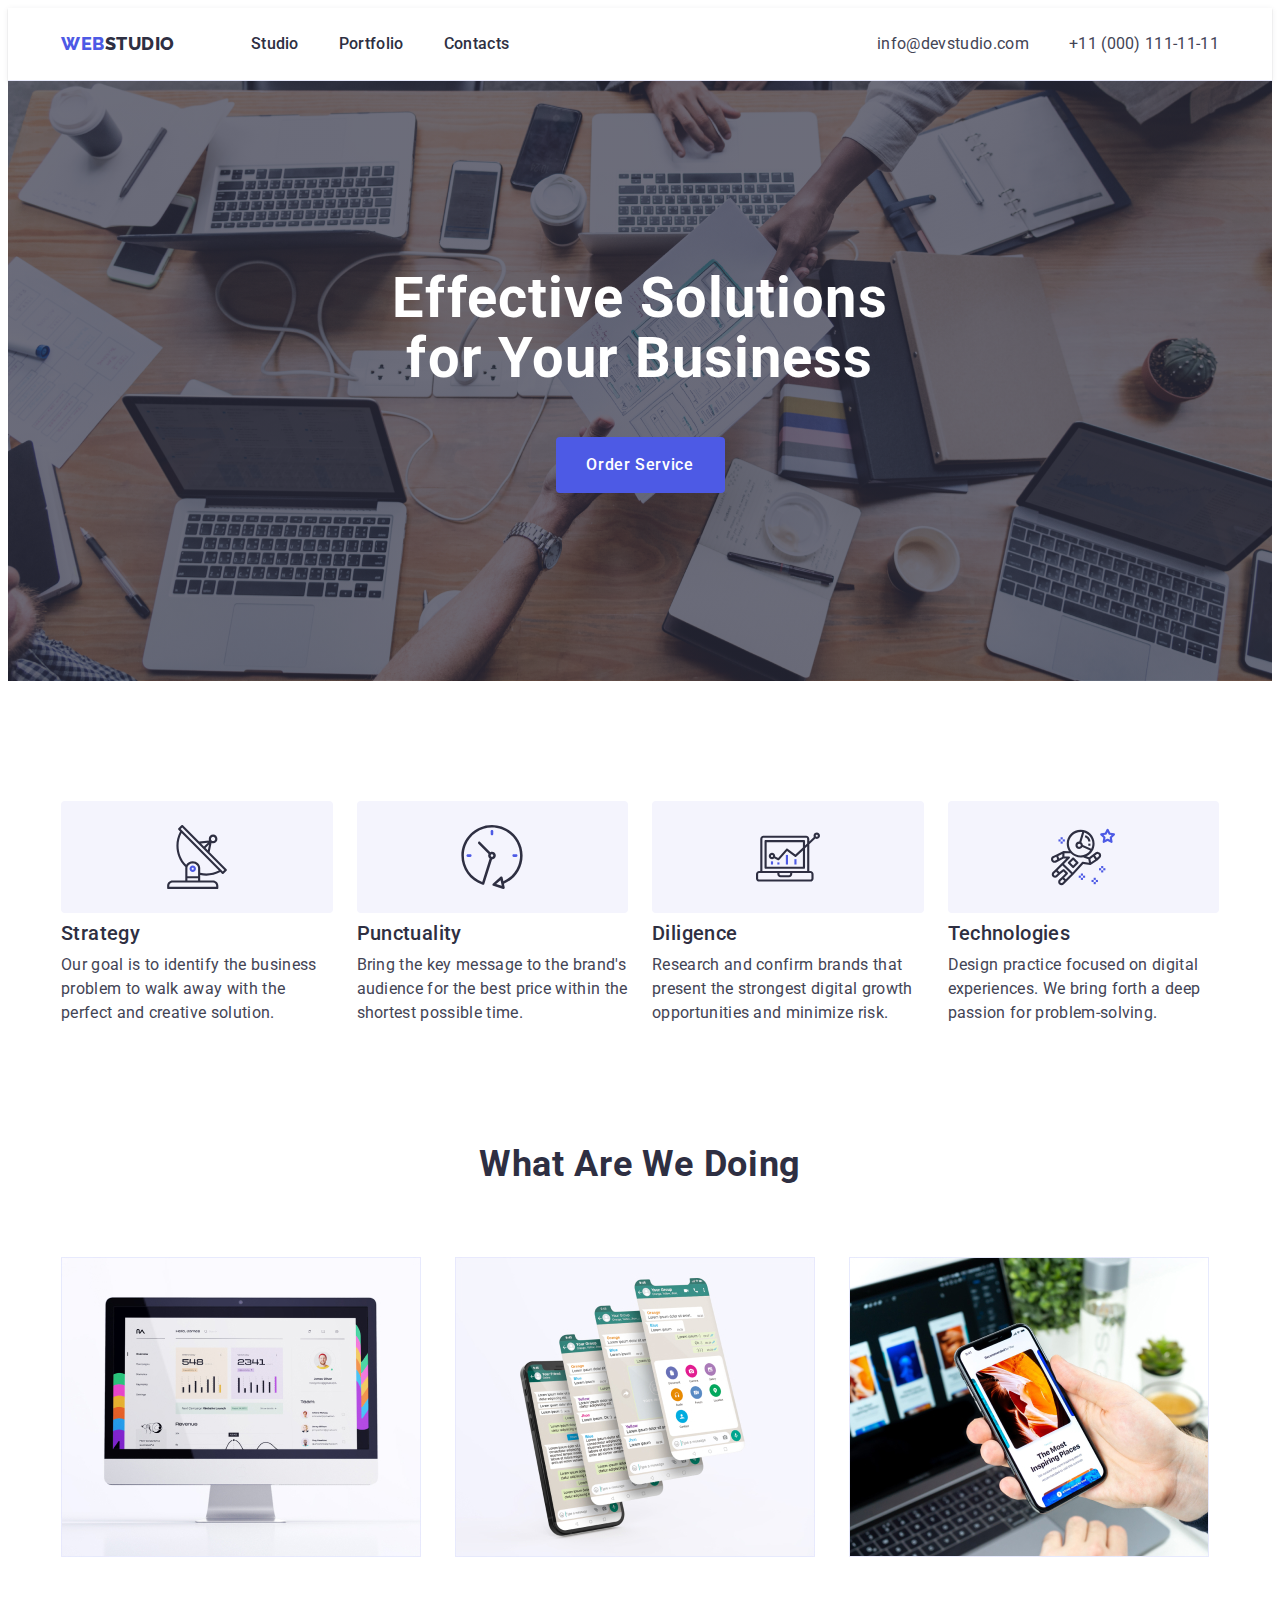
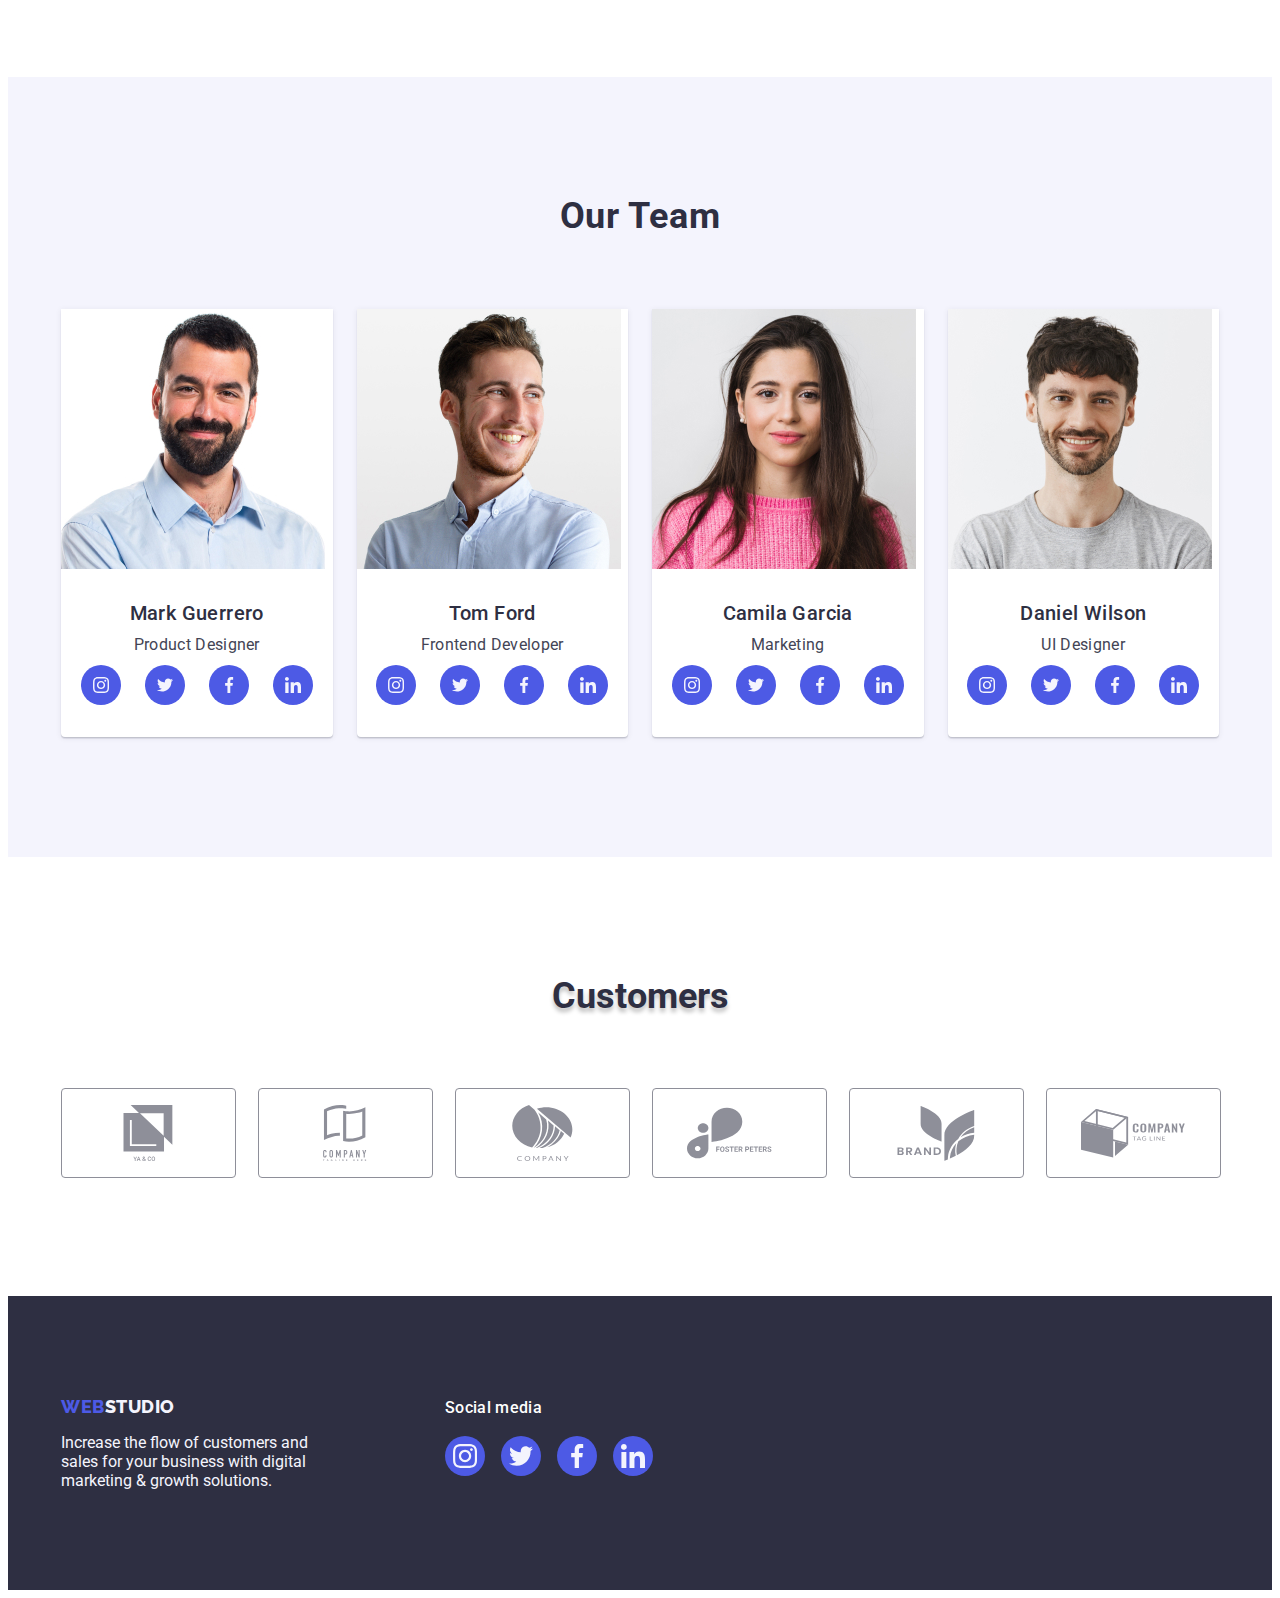
<file: index.html>
<!DOCTYPE html>
<html lang="en">
  <head>
    <meta charset="UTF-8" />
    <meta http-equiv="X-UA-Compatible" content="IE=edge" />
    <meta name="viewport" content="width=device-width, initial-scale=1.0" />

    <link rel="preconnect" href="https://fonts.googleapis.com" />
    <link rel="preconnect" href="https://fonts.gstatic.com" crossorigin />
    <link
      href="https://fonts.googleapis.com/css2?family=Raleway:wght@800&family=Roboto:wght@400;500;700&display=swap"
      rel="stylesheet"
    />

    <title>Document</title>
    <link
      rel="stylesheet"
      href="https://cdnjs.cloudflare.com/ajax/libs/modern-normalize/1.1.0/modern-normalize.min.css"
      integrity="sha512-wpPYUAdjBVSE4KJnH1VR1HeZfpl1ub8YT/NKx4PuQ5NmX2tKuGu6U/JRp5y+Y8XG2tV+wKQpNHVUX03MfMFn9Q=="
      crossorigin="anonymous"
      referrerpolicy="no-referrer"
    />
    <link rel="stylesheet" href="./css/styles.css" />
  </head>
  <body>
    <header class="header">
      <!-- main navigation -->
      <div class="header-page container">
        <nav class="nav list">
          <a href="./index.html" class="logo link">Web<span class="logo-part">Studio</span></a>
          <ul class="nav-links list">
            <li><a class="nav-item link" href="./index.html">Studio</a></li>
            <li>
              <a class="nav-item link" href="./portfolio.html">Portfolio</a>
            </li>
            <li><a class="nav-item link" href="">Contacts</a></li>
          </ul>
        </nav>
        <!-- Contacts -->
        <address class="address">
          <ul class="nav-links list">
            <li>
              <a class="adress-item link" href="mailto:info@devstudio.com">info@devstudio.com</a>
            </li>
            <li>
              <a class="adress-item link" href="tel:+110001111111">+11 (000) 111-11-11</a>
            </li>
          </ul>
        </address>
      </div>
    </header>
    <!-- main content -->
    <main>
      <!-- title -->
      <section class="hero">
        <div class="container">
          <h1 class="hero-title">Effective Solutions for Your Business</h1>
          <button class="button-title" type="button">Order Service</button>
        </div>
      </section>

      <!-- solutions -->
      <section class="work-box-solutions">
        <div class="container">
          <h2 class="section-title" hidden>Sect</h2>
          <ul class="work list">
            <li class="work-list-item">
              <div class="icons">
                <svg width="64" height="64">
                  <use href="./images/icons.svg#icon-strategy"></use>
                </svg>
              </div>
              <h3 class="work-item">Strategy</h3>
              <p class="work-text">
                Our goal is to identify the business problem to walk away with the perfect and
                creative solution.
              </p>
            </li>
            <li class="work-list-item">
              <div class="icons">
                <svg width="64" height="64">
                  <use href="./images/icons.svg#icon-punctuality"></use>
                </svg>
              </div>
              <h3 class="work-item">Punctuality</h3>
              <p class="work-text">
                Bring the key message to the brand's audience for the best price within the shortest
                possible time.
              </p>
            </li>
            <li class="work-list-item">
              <div class="icons">
                <svg width="64" height="64">
                  <use href="./images/icons.svg#icon-diligence"></use>
                </svg>
              </div>
              <h3 class="work-item">Diligence</h3>
              <p class="work-text">
                Research and confirm brands that present the strongest digital growth opportunities
                and minimize risk.
              </p>
            </li>
            <li class="work-list-item">
              <div class="icons">
                <svg width="64" height="64">
                  <use href="./images/icons.svg#icon-technologies"></use>
                </svg>
              </div>
              <h3 class="work-item">Technologies</h3>
              <p class="work-text">
                Design practice focused on digital experiences. We bring forth a deep passion for
                problem-solving.
              </p>
            </li>
          </ul>
        </div>
      </section>
      <!-- examples -->
      <section class="work-box">
        <div class="container">
          <h2 class="work-expl">What are we doing</h2>
          <ul class="work list">
            <li class="img-box">
              <img src="./images/img1.jpg" alt="PC version" width="360" />
            </li>
            <li class="img-box">
              <img src="./images/img2.jpg" alt="Mobile version" width="360" />
            </li>
            <li class="img-box">
              <img src="./images/img3.jpg" alt="Both version" width="360" />
            </li>
          </ul>
        </div>
      </section>
      <!-- team -->
      <section class="team-section">
        <div class="container">
          <h2 class="team">Our Team</h2>
          <ul class="work list">
            <li class="team-cards">
              <img src="./images/team1.jpg" alt="Product Designer" width="264" />
              <div class="card-box">
                <h3 class="team-name">Mark Guerrero</h3>
                <p class="job-title">Product Designer</p>
                <ul class="social-icon-list">
                  <li class="social-icon-item">
                    <a class="social-icon-link" href="#">
                      <svg class="social-icon-link-item" width="16" height="16">
                        <use href="./images/icons.svg#icon-instagram"></use>
                      </svg>
                    </a>
                  </li>
                  <li class="social-icon-item">
                    <a class="social-icon-link" href="#">
                      <svg class="social-icon-link-item" width="16" height="16">
                        <use href="./images/icons.svg#icon-twitter"></use>
                      </svg>
                    </a>
                  </li>
                  <li class="social-icon-item">
                    <a class="social-icon-link" href="#">
                      <svg class="social-icon-link-item" width="16" height="16">
                        <use href="./images/icons.svg#icon-facebook"></use>
                      </svg>
                    </a>
                  </li>
                  <li class="social-icon-item">
                    <a class="social-icon-link" href="#">
                      <svg class="social-icon-link-item" width="16" height="16">
                        <use href="./images/icons.svg#icon-linkedin"></use>
                      </svg>
                    </a>
                  </li>
                </ul>
              </div>
            </li>
            <li class="team-cards">
              <img src="./images/team2.jpg" alt="Frontend Developer" width="264" />
              <div class="card-box">
                <h3 class="team-name">Tom Ford</h3>
                <p class="job-title">Frontend Developer</p>
                <ul class="social-icon-list">
                  <li class="social-icon-item">
                    <a class="social-icon-link" href="#">
                      <svg class="social-icon-link-item" width="16" height="16">
                        <use href="./images/icons.svg#icon-instagram"></use>
                      </svg>
                    </a>
                  </li>
                  <li class="social-icon-item">
                    <a class="social-icon-link" href="#">
                      <svg class="social-icon-link-item" width="16" height="16">
                        <use href="./images/icons.svg#icon-twitter"></use>
                      </svg>
                    </a>
                  </li>
                  <li class="social-icon-item">
                    <a class="social-icon-link" href="#">
                      <svg class="social-icon-link-item" width="16" height="16">
                        <use href="./images/icons.svg#icon-facebook"></use>
                      </svg>
                    </a>
                  </li>
                  <li class="social-icon-item">
                    <a class="social-icon-link" href="#">
                      <svg class="social-icon-link-item" width="16" height="16">
                        <use href="./images/icons.svg#icon-linkedin"></use>
                      </svg>
                    </a>
                  </li>
                </ul>
              </div>
            </li>
            <li class="team-cards">
              <img src="./images/team3.jpg" alt="Marketing" width="264" />
              <div class="card-box">
                <h3 class="team-name">Camila Garcia</h3>
                <p class="job-title">Marketing</p>
                <ul class="social-icon-list">
                  <li class="social-icon-item">
                    <a class="social-icon-link" href="#">
                      <svg class="social-icon-link-item" width="16" height="16">
                        <use href="./images/icons.svg#icon-instagram"></use>
                      </svg>
                    </a>
                  </li>
                  <li class="social-icon-item">
                    <a class="social-icon-link" href="#">
                      <svg class="social-icon-link-item" width="16" height="16">
                        <use href="./images/icons.svg#icon-twitter"></use>
                      </svg>
                    </a>
                  </li>
                  <li class="social-icon-item">
                    <a class="social-icon-link" href="#">
                      <svg class="social-icon-link-item" width="16" height="16">
                        <use href="./images/icons.svg#icon-facebook"></use>
                      </svg>
                    </a>
                  </li>
                  <li class="social-icon-item">
                    <a class="social-icon-link" href="#">
                      <svg class="social-icon-link-item" width="16" height="16">
                        <use href="./images/icons.svg#icon-linkedin"></use>
                      </svg>
                    </a>
                  </li>
                </ul>
              </div>
            </li>
            <li class="team-cards">
              <img src="./images/team4.jpg" alt="UI Designer" width="264" />
              <div class="card-box">
                <h3 class="team-name">Daniel Wilson</h3>
                <p class="job-title">UI Designer</p>
                <ul class="social-icon-list">
                  <li class="social-icon-item">
                    <a class="social-icon-link" href="#">
                      <svg class="social-icon-link-item" width="16" height="16">
                        <use href="./images/icons.svg#icon-instagram"></use>
                      </svg>
                    </a>
                  </li>
                  <li class="social-icon-item">
                    <a class="social-icon-link" href="#">
                      <svg class="social-icon-link-item" width="16" height="16">
                        <use href="./images/icons.svg#icon-twitter"></use>
                      </svg>
                    </a>
                  </li>
                  <li class="social-icon-item">
                    <a class="social-icon-link" href="#">
                      <svg class="social-icon-link-item" width="16" height="16">
                        <use href="./images/icons.svg#icon-facebook"></use>
                      </svg>
                    </a>
                  </li>
                  <li class="social-icon-item">
                    <a class="social-icon-link" href="#">
                      <svg class="social-icon-link-item" width="16" height="16">
                        <use href="./images/icons.svg#icon-linkedin"></use>
                      </svg>
                    </a>
                  </li>
                </ul>
              </div>
            </li>
          </ul>
        </div>
      </section>

      <!-- Customers -->

      <section class="costumers">
        <div class="container">
          <h2 class="costumers-title">Customers</h2>
          <ul class="costumers-list">
            <li class="costumers-list-item">
              <a class="costumers-list-link" href="#">
                <svg class="costumer-icon" width="104" height="56">
                  <use href="./images/icons.svg#icon-company1"></use>
                </svg>
              </a>
            </li>
            <li class="costumers-list-item">
              <a class="costumers-list-link" href="#">
                <svg class="costumer-icon" width="104" height="56">
                  <use href="./images/icons.svg#icon-company2"></use>
                </svg>
              </a>
            </li>
            <li class="costumers-list-item">
              <a class="costumers-list-link" href="#">
                <svg class="costumer-icon" width="104" height="56">
                  <use href="./images/icons.svg#icon-company3"></use>
                </svg>
              </a>
            </li>
            <li class="costumers-list-item">
              <a class="costumers-list-link" href="#">
                <svg class="costumer-icon" width="104" height="56">
                  <use href="./images/icons.svg#icon-company4"></use>
                </svg>
              </a>
            </li>
            <li class="costumers-list-item">
              <a class="costumers-list-link" href="#">
                <svg class="costumer-icon" width="104" height="56">
                  <use href="./images/icons.svg#icon-company5"></use>
                </svg>
              </a>
            </li>
            <li class="costumers-list-item">
              <a class="costumers-list-link" href="#">
                <svg class="costumer-icon" width="104" height="56">
                  <use href="./images/icons.svg#icon-company6"></use>
                </svg>
              </a>
            </li>
          </ul>
        </div>
      </section>
    </main>
    <!-- Footer -->
    <footer class="footer">
      <div class="footer-space container">
        <div class="footer-logo-p">
          <a class="logo-footer link" href="./index.html">Web<span class="logo-p">Studio</span></a>
          <p class="footer-text">
            Increase the flow of customers and sales for your business with digital marketing &
            growth solutions.
          </p>
        </div>
        <div>
          <p class="social-media-title">Social media</p>
          <ul class="social-media-list">
            <li class="social-icon-item">
              <a class="social-icon-link-footer" href="#">
                <svg class="social-icon-link-item" width="24" height="24">
                  <use href="./images/icons.svg#icon-instagram"></use>
                </svg>
              </a>
            </li>
            <li class="social-icon-item">
              <a class="social-icon-link-footer" href="#">
                <svg class="social-icon-link-item" width="24" height="24">
                  <use href="./images/icons.svg#icon-twitter"></use>
                </svg>
              </a>
            </li>
            <li class="social-icon-item">
              <a class="social-icon-link-footer" href="#">
                <svg class="social-icon-link-item" width="24" height="24">
                  <use href="./images/icons.svg#icon-facebook"></use>
                </svg>
              </a>
            </li>
            <li class="social-icon-item">
              <a class="social-icon-link-footer" href="#">
                <svg class="social-icon-link-item" width="24" height="24">
                  <use href="./images/icons.svg#icon-linkedin"></use>
                </svg>
              </a>
            </li>
          </ul>
        </div>
      </div>
    </footer>
  </body>
</html>
</file>
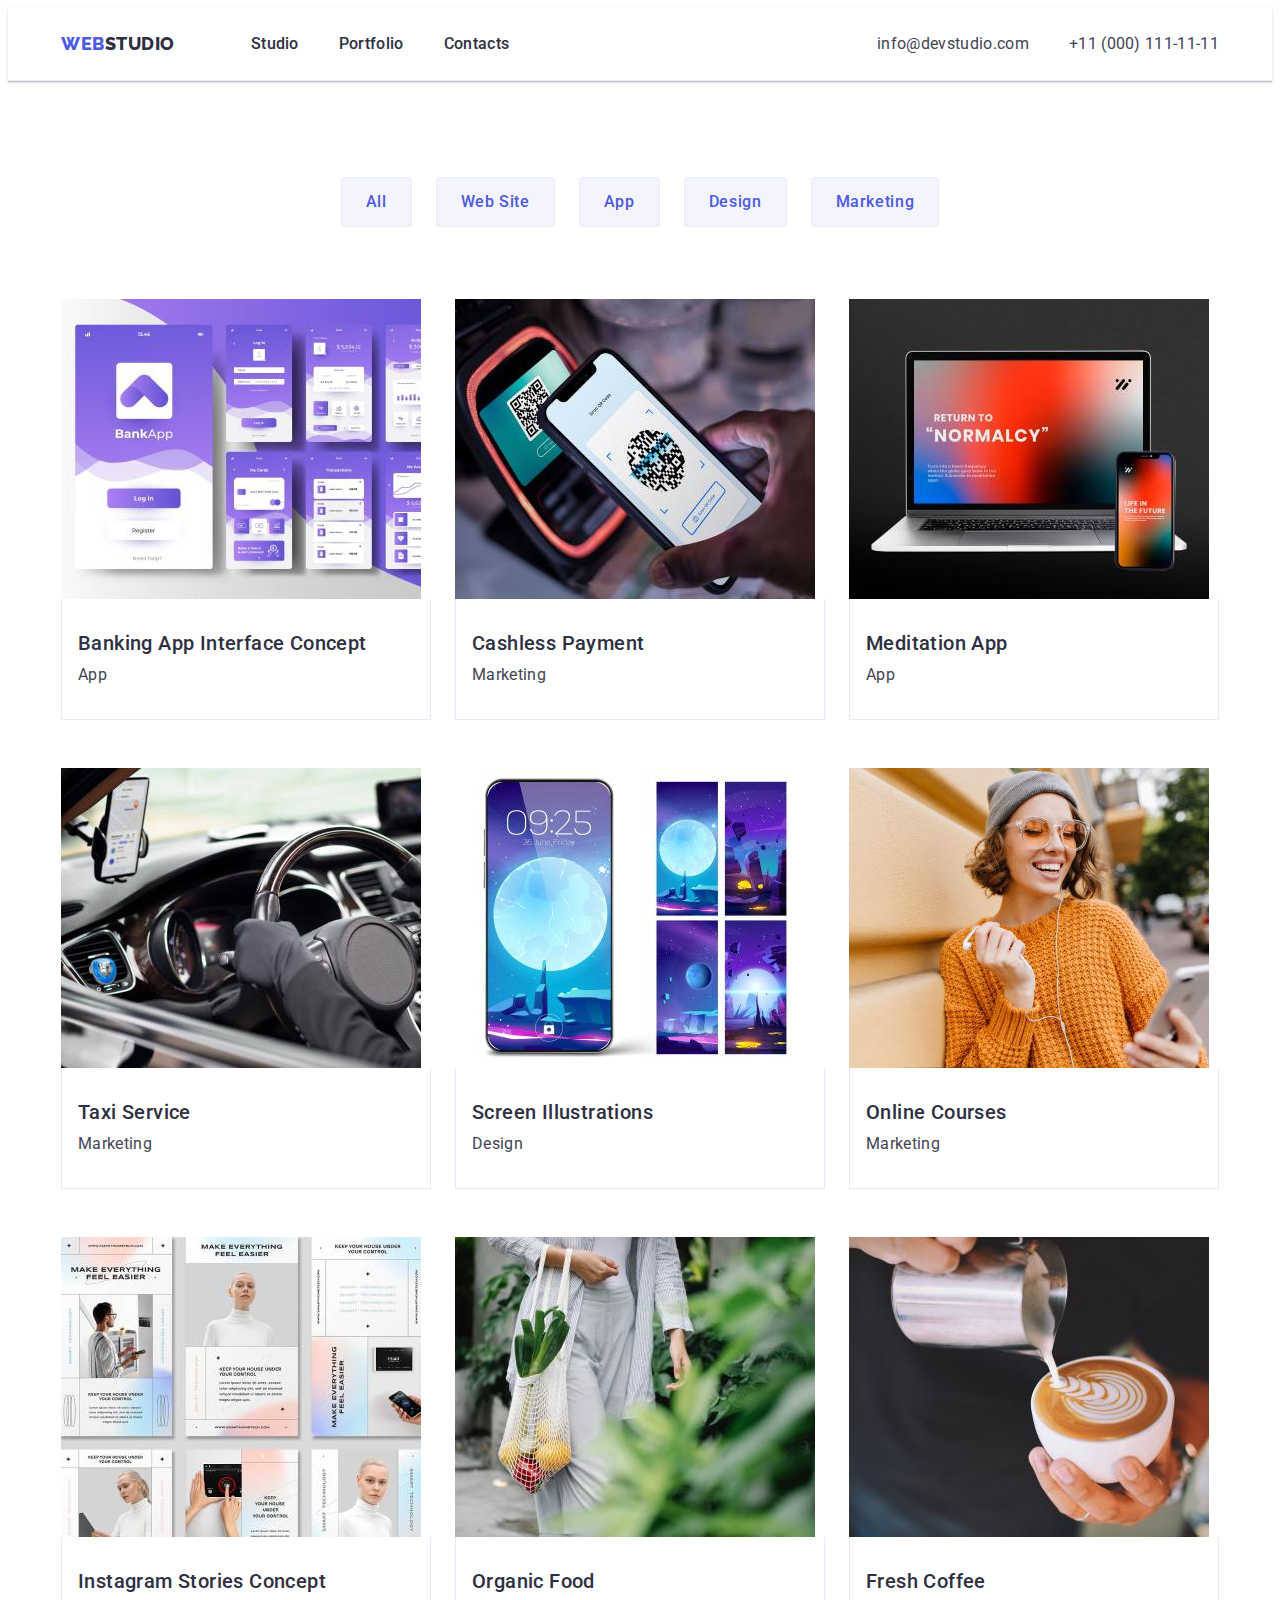
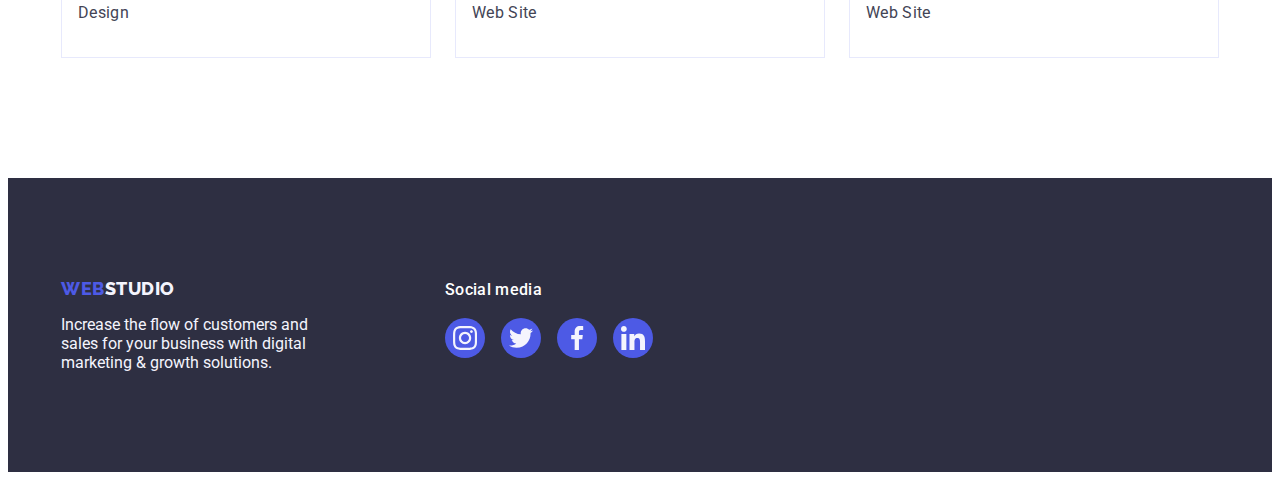
<file: portfolio.html>
<!DOCTYPE html>
<html lang="en">
  <head>
    <meta charset="UTF-8" />
    <meta http-equiv="X-UA-Compatible" content="IE=edge" />
    <meta name="viewport" content="width=device-width, initial-scale=1.0" />

    <link rel="preconnect" href="https://fonts.googleapis.com" />
    <link rel="preconnect" href="https://fonts.gstatic.com" crossorigin />
    <link
      href="https://fonts.googleapis.com/css2?family=Raleway:wght@800&family=Roboto:wght@400;500;700&display=swap"
      rel="stylesheet"
    />

    <title>Document</title>
    <link
      rel="stylesheet"
      href="https://cdnjs.cloudflare.com/ajax/libs/modern-normalize/1.1.0/modern-normalize.min.css"
      integrity="sha512-wpPYUAdjBVSE4KJnH1VR1HeZfpl1ub8YT/NKx4PuQ5NmX2tKuGu6U/JRp5y+Y8XG2tV+wKQpNHVUX03MfMFn9Q=="
      crossorigin="anonymous"
      referrerpolicy="no-referrer"
    />
    <link rel="stylesheet" href="./css/styles.css" />
  </head>
  <body>
    <header class="header">
      <!-- maine navigation -->
      <div class="header-page container">
        <nav class="nav list">
          <a href="./index.html" class="logo link">Web<span class="logo-part">Studio</span></a>
          <ul class="nav-links list">
            <li><a class="nav-item link" href="./index.html">Studio</a></li>
            <li>
              <a class="nav-item link" href="./portfolio.html">Portfolio</a>
            </li>
            <li><a class="nav-item link" href="">Contacts</a></li>
          </ul>
        </nav>

        <!-- Contacts -->
        <address class="address">
          <ul class="nav-links list">
            <li>
              <a class="adress-item link" href="mailto:info@devstudio.com">info@devstudio.com</a>
            </li>
            <li>
              <a class="adress-item link" href="tel:+110001111111">+11 (000) 111-11-11</a>
            </li>
          </ul>
        </address>
      </div>
    </header>
    <!-- maine content -->
    <main>
      <section class="exples-box">
        <div class="container">
          <h1 hidden>Examples</h1>
          <ul class="buttons-list list">
            <li><button class="buttons" type="button">All</button></li>
            <li><button class="buttons" type="button">Web Site</button></li>
            <li><button class="buttons" type="button">App</button></li>
            <li><button class="buttons" type="button">Design</button></li>
            <li><button class="buttons" type="button">Marketing</button></li>
          </ul>

          <!-- work examples -->
          <ul class="block-list list">
            <li class="block-exples">
              <a class="block link" href="">
                <img src="./images/banking.jpg" alt="Banking App" />
                <div class="blocks-box">
                  <h2 class="img-title">Banking App Interface Concept</h2>
                  <p class="job-name">App</p>
                </div>
              </a>
            </li>

            <li class="block-exples">
              <a class="block link" href="">
                <img src="./images/cashless.jpg" alt="Cashless Payment" />
                <div class="blocks-box">
                  <h2 class="img-title">Cashless Payment</h2>
                  <p class="job-name">Marketing</p>
                </div>
              </a>
            </li>

            <li class="block-exples">
              <a class="block link" href="">
                <img src="./images/meditation.jpg" alt="Meditation App" />
                <div class="blocks-box">
                  <h2 class="img-title">Meditation App</h2>
                  <p class="job-name">App</p>
                </div>
              </a>
            </li>

            <li class="block-exples">
              <a class="block link" href="">
                <img src="./images/taxi.jpg" alt="Taxi Service" />
                <div class="blocks-box">
                  <h2 class="img-title">Taxi Service</h2>
                  <p class="job-name">Marketing</p>
                </div>
              </a>
            </li>

            <li class="block-exples">
              <a class="block link" href="">
                <img src="./images/screen.jpg" alt="Screen Illustrations" />
                <div class="blocks-box">
                  <h2 class="img-title">Screen Illustrations</h2>
                  <p class="job-name">Design</p>
                </div>
              </a>
            </li>

            <li class="block-exples">
              <a class="block link" href="">
                <img src="./images/online.jpg" alt="Online Courses" />
                <div class="blocks-box">
                  <h2 class="img-title">Online Courses</h2>
                  <p class="job-name">Marketing</p>
                </div>
              </a>
            </li>

            <li class="block-exples">
              <a class="block link" href="">
                <img src="./images/instagram.jpg" alt="Instagram Stories Concept" />
                <div class="blocks-box">
                  <h2 class="img-title">Instagram Stories Concept</h2>
                  <p class="job-name">Design</p>
                </div>
              </a>
            </li>

            <li class="block-exples">
              <a class="block link" href="">
                <img src="./images/organic.jpg" alt="Organic Food" />
                <div class="blocks-box">
                  <h2 class="img-title">Organic Food</h2>
                  <p class="job-name">Web Site</p>
                </div>
              </a>
            </li>

            <li class="block-exples">
              <a class="block link" href="">
                <img src="./images/coffee.jpg" alt="Fresh Coffee" />
                <div class="blocks-box">
                  <h2 class="img-title">Fresh Coffee</h2>
                  <p class="job-name">Web Site</p>
                </div>
              </a>
            </li>
          </ul>
        </div>
      </section>
    </main>

    <!-- Footer -->
    <footer class="footer">
      <div class="footer-space container">
        <div class="footer-logo-p">
          <a class="logo-footer link" href="./index.html">Web<span class="logo-p">Studio</span></a>
          <p class="footer-text">
            Increase the flow of customers and sales for your business with digital marketing &
            growth solutions.
          </p>
        </div>
        <div>
          <p class="social-media-title">Social media</p>
          <ul class="social-media-list">
            <li class="social-icon-item">
              <a class="social-icon-link-footer" href="#">
                <svg class="social-icon-link-item" width="24" height="24">
                  <use href="./images/icons.svg#icon-instagram"></use>
                </svg>
              </a>
            </li>
            <li class="social-icon-item">
              <a class="social-icon-link-footer" href="#">
                <svg class="social-icon-link-item" width="24" height="24">
                  <use href="./images/icons.svg#icon-twitter"></use>
                </svg>
              </a>
            </li>
            <li class="social-icon-item">
              <a class="social-icon-link-footer" href="#">
                <svg class="social-icon-link-item" width="24" height="24">
                  <use href="./images/icons.svg#icon-facebook"></use>
                </svg>
              </a>
            </li>
            <li class="social-icon-item">
              <a class="social-icon-link-footer" href="#">
                <svg class="social-icon-link-item" width="24" height="24">
                  <use href="./images/icons.svg#icon-linkedin"></use>
                </svg>
              </a>
            </li>
          </ul>
        </div>
      </div>
    </footer>
  </body>
</html>
</file>
<file: css/styles.css>
:root {
  --pramery-text-color: #434455;
  --secondary-text-color: #2e2f42;
  --accent-text-color: #ffffff;
  --secondary-accent-text-color: #4d5ae5;
  --icon-text-color: #8e8f99;
}

h1,
h2,
h3,
h4,
p {
  margin-top: 0;
  margin-bottom: 0;
}

ul,
ol {
  margin: 0;
  padding: 0;
}

button {
  cursor: pointer;
}

img {
  display: block;
}

body {
  font-family: 'Roboto', sans-serif;
  color: #434455;
  background-color: #ffffff;
}
.header {
  box-shadow: 0px 2px 1px rgba(46, 47, 66, 0.08), 0px 1px 1px rgba(46, 47, 66, 0.16),
    0px 1px 6px rgba(46, 47, 66, 0.08);
  border-bottom: 1px solid #e7e9fc;
}
.header-page {
  display: flex;
}
.container {
  width: 1158px;
  margin: 0 auto;
  padding: 0 15px;
}
.logo {
  display: inline-block;
  margin-right: 76px;
  font-family: 'Raleway', sans-serif;
  font-weight: 800;
  font-size: 18px;
  line-height: 1.17;
  letter-spacing: 0.03em;
  text-transform: uppercase;
  color: var(--secondary-accent-text-color);
}
.link {
  text-decoration: none;
}
.logo-part {
  color: var(--secondary-text-color);
}
/* maine navigation */

.list {
  list-style: none;
  align-items: center;
}
.nav {
  display: flex;
}
.nav-links {
  display: flex;
  gap: 40px;
}
.nav-item {
  display: block;
  padding: 24px 0;
  font-weight: 500;
  font-size: 16px;
  line-height: 1.5;
  letter-spacing: 0.02em;
  color: var(--secondary-text-color);
}
.nav-item link {
  text-decoration: none;
}
.nav-item:hover,
.nav-item:focus {
  color: #404bbf;
}
.address {
  font-style: normal;
  margin-left: auto;
}

.adress-item {
  padding: 24px 0;
  display: block;
  font-size: 16px;
  line-height: 1.5;
  letter-spacing: 0.02em;
  color: var(--pramery-text-color);
}
.adress-item:hover,
.adress-item:focus {
  color: #404bbf;
}
/* maine */

.hero {
  max-width: 1440px;
  background-image: linear-gradient(rgba(46, 47, 66, 0.7), rgba(46, 47, 66, 0.7)),
    url(../images/hero-bg.jpg);
  background-repeat: no-repeat;
  background-position: center;
  background-size: cover;
  padding: 188px 0;
  background-color: var(--secondary-text-color);
  margin: 0 auto;
}

.hero-title {
  margin: 0 auto;
  margin-bottom: 48px;
  font-size: 56px;
  line-height: 1.07;
  text-align: center;
  letter-spacing: 0.02em;
  color: #ffffff;
  max-width: 496px;
}
.button-title {
  margin: 0 auto;
  display: block;
  min-width: 169px;
  height: 56px;
  border: none;
  border-radius: 4px;
  background-color: #4d5ae5;
  font-family: 'Roboto', sans-serif;
  font-weight: 500;
  font-size: 16px;
  line-height: 1.5;
  letter-spacing: 0.04em;
  color: #ffffff;
  cursor: pointer;
}
.button-title:hover,
.button-title:focus {
  background-color: #404bbf;
}
/* section 2 */
.work {
  display: flex;
  gap: 24px;
}
.work-box-solutions {
  padding-top: 120px;
  padding-bottom: 120px;
}

.work-box {
  padding-bottom: 120px;
  padding-top: 0;
}

.work-list-item {
  width: calc((100% - 72px) / 4);
}

.icons {
  display: flex;
  align-items: center;
  justify-content: center;
  height: 112px;
  background-color: #f4f4fd;
  border-radius: 4px;
  margin-bottom: 8px;
}
.work-item {
  margin-bottom: 8px;
  font-weight: 500;
  font-size: 20px;
  line-height: 1.2;
  letter-spacing: 0.02em;
  color: var(--secondary-text-color);
}
.work-text {
  font-size: 16px;
  line-height: 1.5;
  letter-spacing: 0.02em;
  color: var(--pramery-text-color);
}
.work-expl {
  margin-bottom: 72px;
  font-size: 36px;
  line-height: 1.11;
  text-align: center;
  letter-spacing: 0.02em;
  text-transform: capitalize;
  color: var(--secondary-text-color);
}

.img-box {
  width: calc((100% - 48px) / 3);
}
.team-section {
  background-color: #f4f4fd;
  padding: 120px 0;
}
.team {
  margin-bottom: 72px;
  font-size: 36px;
  line-height: 1.11;
  text-align: center;
  letter-spacing: 0.02em;
  text-transform: capitalize;
  color: var(--secondary-text-color);
}

.team-cards {
  background-color: #ffffff;
  width: calc((100% - 72px) / 4);
  border-radius: 0px 0px 4px 4px;
  box-shadow: 0px 1px 6px rgba(46, 47, 66, 0.08), 0px 1px 1px rgba(46, 47, 66, 0.16),
    0px 2px 1px rgba(46, 47, 66, 0.08);
}

.social-icon-list {
  display: flex;
  justify-content: center;
  gap: 24px;
  list-style: none;
}

.social-icon-item {
  width: 40px;
  height: 40px;
}

.social-icon-link {
  align-items: center;
  justify-content: center;
  display: flex;
  background-color: var(--secondary-accent-text-color);
  border-radius: 50%;
  width: 100%;
  height: 100%;
}
.social-icon-link-footer {
  align-items: center;
  justify-content: center;
  display: flex;
  background-color: var(--secondary-accent-text-color);
  border-radius: 50%;
  width: 100%;
  height: 100%;
}
.social-icon-link:hover,
.social-icon-link:focus {
  background-color: #404bbf;
}

.social-icon-link-item {
  fill: #f4f4fd;
}
.social-icon-link-footer:hover,
.social-icon-link-footer:focus {
  background-color: #31d0aa;
}
.card-box {
  padding: 32px 0;
}
.team-name {
  margin-bottom: 8px;
  text-align: center;
  font-weight: 500;
  font-size: 20px;
  line-height: 1.2;
  letter-spacing: 0.02em;
  color: var(--secondary-text-color);
}
.job-title {
  text-align: center;
  font-size: 16px;
  line-height: 1.5;
  letter-spacing: 0.02em;
  color: var(--pramery-text-color);
  margin-bottom: 8px;
}
/* Customers  */

.costumers {
  padding-top: 120px;
  padding-bottom: 120px;
  text-align: center;
}
.costumers-title {
  font-size: 36px;
  line-height: 1.1;
  color: var(--secondary-text-color);
  margin-bottom: 72px;
  text-shadow: 0px 4px 4px rgba(0, 0, 0, 0.25);
}
.costumers-list {
  display: flex;
  gap: 24px;
  list-style: none;
}
.costumers-list-item {
  width: calc((100% - 120px) / 6);
  height: 88px;
}
.costumers-list-link {
  width: 100%;
  height: 100%;
  border: 1px solid #8e8f99;
  border-radius: 4px;
  display: flex;
  align-items: center;
  justify-content: center;
  color: var(--icon-text-color);
}

.costumers-list-link:hover,
.costumers-list-link:focus {
  color: #404bbf;
  border-color: #404bbf;
}
.costumer-icon {
  fill: currentColor;
}
/* footer */

.footer {
  padding: 100px 0;
  background-color: var(--secondary-text-color);
}
.footer-space {
  display: flex;
  align-items: baseline;
}
.footer-logo-p {
  margin-right: 120px;
}
.social-media-title {
  font-weight: 500;
  font-size: 16px;
  line-height: 1.5;
  letter-spacing: 0.02em;
  color: var(--accent-text-color);
  margin-bottom: 16px;
}
.social-media-list {
  display: flex;
  gap: 16px;
  list-style: none;
}
.logo-footer {
  margin-bottom: 16px;
  display: inline-block;
  margin-right: 76px;
  font-family: 'Raleway', sans-serif;
  font-weight: 800;
  font-size: 18px;
  line-height: 1.17;
  letter-spacing: 0.03em;
  text-transform: uppercase;
  color: var(--secondary-accent-text-color);
}

.logo-p {
  color: #f4f4fd;
}
.footer-text {
  max-width: 264px;
  color: #f4f4fd;
}

/* Portfolio */

/* buttons */

.buttons {
  border-radius: 4px;
  padding: 12px 24px;
  border: 1px solid #e7e9fc;
  font-family: 'Roboto', sans-serif;
  font-weight: 500;
  font-size: 16px;
  line-height: 1.5;
  letter-spacing: 0.04em;
  color: var(--secondary-accent-text-color);
  background-color: #f4f4fd;
}

.buttons:hover,
.buttons:focus {
  border: 1px solid transparent;
  background-color: #404bbf;
  color: #ffffff;
  box-shadow: 0px 3px 1px rgba(0, 0, 0, 0.1), 0px 2px 1px rgba(0, 0, 0, 0.08),
    0px 2px 2px rgba(0, 0, 0, 0.12);
}

.block link {
  text-decoration: none;
}

.block {
  display: block;
}
.block:hover,
.block:focus {
  box-shadow: 0px 1px 6px rgba(46, 47, 66, 0.08), 0px 1px 1px rgba(46, 47, 66, 0.16),
    0px 2px 1px rgba(46, 47, 66, 0.08);
}
.img-title {
  margin-bottom: 8px;
  font-weight: 500;
  font-size: 20px;
  line-height: 1.2;
  letter-spacing: 0.02em;
  color: var(--secondary-text-color);
}
.job-name {
  font-size: 16px;
  line-height: 1.5;
  letter-spacing: 0.02em;
  color: var(--pramery-text-color);
}

.exples-box {
  padding: 96px 0 120px;
}

.buttons-list {
  display: flex;
  justify-content: center;
  gap: 24px;
  margin-bottom: 72px;
}

.block-list {
  display: flex;
  flex-wrap: wrap;
  column-gap: 24px;
  row-gap: 48px;
}

.block-exples {
  width: calc((100% - 48px) / 3);
}

.blocks-box {
  padding: 32px 16px;
  border: 1px solid #e7e9fc;
  border-top: none;
}
</file>
